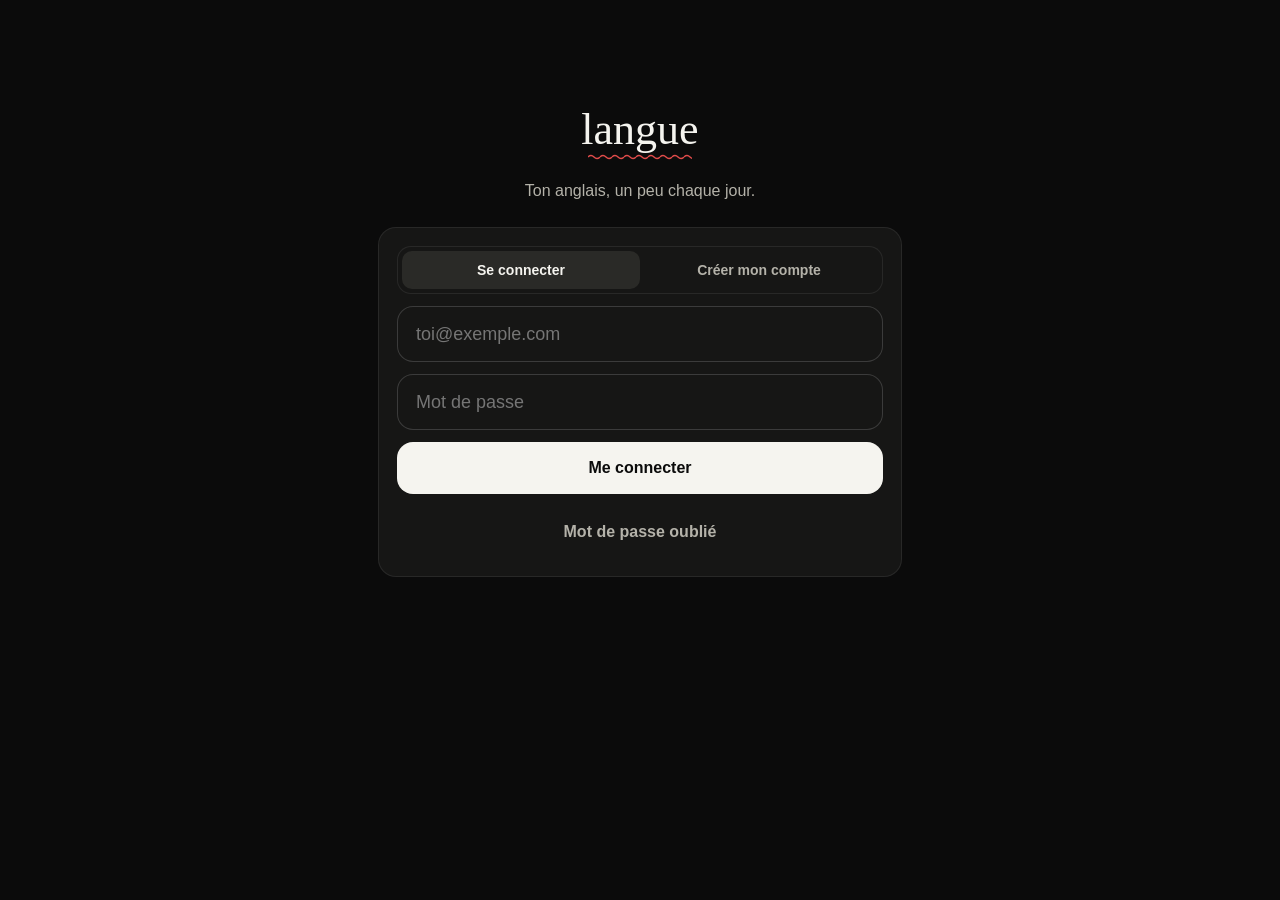
<file: Langue/index.html>
<!doctype html>
<html lang="fr">
<head>
  <meta charset="utf-8">
  <meta name="viewport" content="width=device-width, initial-scale=1, viewport-fit=cover, maximum-scale=1">
  <title>Langue</title>
  <meta name="description" content="Apprends l'anglais chaque jour : texte, mots et questions.">
  <meta name="theme-color" content="#0b0b0b">
  <meta name="apple-mobile-web-app-capable" content="yes">
  <meta name="mobile-web-app-capable" content="yes">
  <meta name="apple-mobile-web-app-status-bar-style" content="black-translucent">
  <meta name="apple-mobile-web-app-title" content="Langue">
  <link rel="apple-touch-icon" href="icons/apple-touch-icon.png">
  <link rel="icon" type="image/svg+xml" href="icons/logo-round.svg">
  <link rel="manifest" href="manifest.webmanifest">
  <link rel="stylesheet" href="styles.css">
</head>
<body>
  <div id="splash" aria-hidden="true">
    <div class="splash-word">langue</div>
    <svg class="splash-wave" viewBox="0 0 80 12"><path d="M4 6 q5 -6 10 0 t10 0 t10 0 t10 0 t10 0 t10 0 t10 0" fill="none" stroke="#E24B4A" stroke-width="3" stroke-linecap="round"/></svg>
  </div>
  <main id="app"></main>
  <nav id="tabbar" hidden></nav>
  <div id="toast" role="status" aria-live="polite"></div>
  <script src="config.js"></script>
  <script type="module" src="js/app.js"></script>
</body>
</html>
</file>
<file: Langue/styles.css>
:root {
  --bg: #0b0b0b;
  --surface: #161615;
  --surface-2: #1f1f1d;
  --surface-3: #2a2a27;
  --line: rgba(255,255,255,0.08);
  --line-strong: rgba(255,255,255,0.16);
  --text: #f5f4ef;
  --text-2: #b4b2a9;
  --text-3: #7d7b74;
  --red: #E24B4A;
  --red-bg: rgba(226,75,74,0.14);
  --green: #5DCAA5;
  --green-bg: rgba(93,202,165,0.13);
  --amber: #EF9F27;
  --amber-bg: rgba(239,159,39,0.13);
  --blue: #85B7EB;
  --blue-bg: rgba(133,183,235,0.13);
  --serif: Georgia, "Times New Roman", serif;
  --sans: -apple-system, BlinkMacSystemFont, "SF Pro Text", "Helvetica Neue", Arial, sans-serif;
  --radius: 18px;
  --safe-top: env(safe-area-inset-top, 0px);
  --safe-bottom: env(safe-area-inset-bottom, 0px);
  color-scheme: dark;
}

* { box-sizing: border-box; -webkit-tap-highlight-color: transparent; }
html, body { margin: 0; background: var(--bg); color: var(--text); font-family: var(--sans); }
body { min-height: 100dvh; overscroll-behavior-y: none; -webkit-font-smoothing: antialiased; }
button, input, textarea { font: inherit; color: inherit; }
button { cursor: pointer; border: 0; background: none; padding: 0; }
h1, h2, h3 { margin: 0; font-weight: 600; }
p { margin: 0; }

#app { max-width: 560px; margin: 0 auto; padding: calc(var(--safe-top) + 14px) 18px calc(var(--safe-bottom) + 96px); }
#app.no-tabbar { padding-bottom: calc(var(--safe-bottom) + 28px); }

/* Splash */
#splash { position: fixed; inset: 0; background: var(--bg); display: flex; flex-direction: column; align-items: center; justify-content: center; gap: 6px; z-index: 50; transition: opacity .45s ease; }
#splash.hide { opacity: 0; pointer-events: none; }
.splash-word { font-family: var(--serif); font-size: 46px; letter-spacing: .5px; }
.splash-wave { width: 120px; height: 18px; }
.splash-wave path { stroke-dasharray: 120; stroke-dashoffset: 120; animation: draw 1s .2s ease forwards; }
@keyframes draw { to { stroke-dashoffset: 0; } }

/* Header */
.topbar { display: flex; align-items: center; justify-content: space-between; min-height: 44px; margin-bottom: 18px; gap: 12px; }
.topbar h1 { font-size: 28px; letter-spacing: -.4px; }
.brand { font-family: var(--serif); font-size: 30px; font-weight: 400; position: relative; }
.brand::after { content: ""; position: absolute; left: 6%; right: 6%; bottom: -6px; height: 6px; background: url("data:image/svg+xml,%3Csvg xmlns='http://www.w3.org/2000/svg' viewBox='0 0 16 6'%3E%3Cpath d='M0 3 q4 -4 8 0 t8 0' fill='none' stroke='%23E24B4A' stroke-width='1.8'/%3E%3C/svg%3E") repeat-x; background-size: 12px 6px; }
.back { width: 40px; height: 40px; border-radius: 50%; background: var(--surface); display: grid; place-items: center; flex-shrink: 0; }
.back svg { width: 20px; height: 20px; }
.page-title { flex: 1; font-size: 20px; }
.icon-btn { height: 40px; padding: 0 14px; border-radius: 20px; background: var(--surface); color: var(--text-2); font-size: 14px; display: inline-flex; align-items: center; gap: 6px; }
.icon-btn svg { width: 16px; height: 16px; }

.greeting { color: var(--text-2); font-size: 15px; margin-bottom: 4px; }
.date-line { font-size: 26px; font-weight: 600; letter-spacing: -.4px; margin-bottom: 22px; }

/* Cards */
.card { background: var(--surface); border-radius: var(--radius); padding: 18px; border: 1px solid var(--line); }
.stack { display: flex; flex-direction: column; gap: 12px; }
.section-label { font-size: 13px; color: var(--text-3); text-transform: uppercase; letter-spacing: .8px; margin: 26px 2px 10px; }

.exo { display: flex; align-items: center; gap: 14px; padding: 16px; background: var(--surface); border: 1px solid var(--line); border-radius: var(--radius); text-align: left; width: 100%; transition: transform .15s ease, background .15s; }
.exo:active { transform: scale(.98); background: var(--surface-2); }
.exo-icon { width: 46px; height: 46px; border-radius: 14px; display: grid; place-items: center; flex-shrink: 0; }
.exo-icon svg { width: 24px; height: 24px; }
.exo-body { flex: 1; min-width: 0; }
.exo-title { font-size: 17px; font-weight: 600; }
.exo-sub { font-size: 13.5px; color: var(--text-2); margin-top: 2px; }
.badge { font-size: 12px; font-weight: 600; padding: 5px 10px; border-radius: 20px; white-space: nowrap; }
.badge.todo { background: var(--surface-3); color: var(--text-2); }
.badge.done { background: var(--green-bg); color: var(--green); }
.badge.part { background: var(--amber-bg); color: var(--amber); }

.metrics { display: grid; grid-template-columns: repeat(3, minmax(0,1fr)); gap: 10px; }
.metric { background: var(--surface); border: 1px solid var(--line); border-radius: 16px; padding: 14px 12px; }
.metric-val { font-size: 24px; font-weight: 700; letter-spacing: -.5px; }
.metric-lbl { font-size: 12px; color: var(--text-3); margin-top: 2px; }
.metrics.two { grid-template-columns: repeat(2, minmax(0,1fr)); }

.progress-ring { display: flex; align-items: center; gap: 14px; }
.progress-bar { height: 6px; background: var(--surface-3); border-radius: 6px; overflow: hidden; flex: 1; }
.progress-bar > i { display: block; height: 100%; background: var(--green); border-radius: 6px; transition: width .4s ease; }

/* Buttons */
.btn { display: inline-flex; align-items: center; justify-content: center; gap: 8px; height: 52px; padding: 0 22px; border-radius: 16px; font-size: 16px; font-weight: 600; background: var(--text); color: #0b0b0b; width: 100%; transition: transform .12s, opacity .2s; }
.btn:active { transform: scale(.98); }
.btn[disabled] { opacity: .45; }
.btn.secondary { background: var(--surface-2); color: var(--text); border: 1px solid var(--line-strong); }
.btn.ghost { background: transparent; color: var(--text-2); }
.btn.small { height: 40px; font-size: 14px; border-radius: 12px; width: auto; padding: 0 16px; }
.btn svg { width: 18px; height: 18px; }
.row { display: flex; gap: 10px; }
.row > * { flex: 1; }

/* Editor with red underlines */
.editor { position: relative; background: var(--surface); border: 1px solid var(--line); border-radius: var(--radius); }
.editor:focus-within { border-color: var(--line-strong); }
.editor-backdrop, .editor textarea { font-family: var(--sans); font-size: 17px; line-height: 1.6; padding: 16px; margin: 0; border: 0; white-space: pre-wrap; word-wrap: break-word; overflow-wrap: break-word; letter-spacing: normal; }
.editor-backdrop { position: absolute; inset: 0; color: transparent; pointer-events: none; overflow: hidden; }
.editor-backdrop mark { color: transparent; background: none; text-decoration: underline wavy var(--red); text-decoration-thickness: 1.5px; text-underline-offset: 4px; text-decoration-skip-ink: none; }
.editor-backdrop mark.active { background: var(--red-bg); border-radius: 4px; }
.editor textarea { position: relative; display: block; width: 100%; min-height: 220px; background: transparent; resize: none; outline: none; color: var(--text); caret-color: var(--red); }
.editor textarea::placeholder { color: var(--text-3); }
.editor.compact textarea { min-height: 110px; }
.editor-foot { display: flex; align-items: center; justify-content: space-between; padding: 8px 10px 10px 16px; border-top: 1px solid var(--line); gap: 8px; }
.wordcount { font-size: 13px; color: var(--text-3); }
.mic { height: 38px; padding: 0 14px; border-radius: 19px; background: var(--surface-2); display: inline-flex; align-items: center; gap: 6px; font-size: 14px; color: var(--text-2); }
.mic svg { width: 17px; height: 17px; }
.mic.on { background: var(--red); color: #fff; animation: pulse 1.4s infinite; }
@keyframes pulse { 0%,100% { box-shadow: 0 0 0 0 rgba(226,75,74,.5); } 50% { box-shadow: 0 0 0 8px rgba(226,75,74,0); } }

.suggest { display: flex; align-items: center; gap: 8px; flex-wrap: wrap; padding: 10px 12px; margin-top: 8px; background: var(--surface-2); border-radius: 14px; border: 1px solid var(--line); animation: rise .18s ease; }
.suggest[hidden] { display: none; }
.suggest .bad { color: var(--red); text-decoration: line-through; font-size: 15px; }
.suggest .arrow { color: var(--text-3); }
.chip { height: 34px; padding: 0 14px; border-radius: 17px; background: var(--text); color: #0b0b0b; font-weight: 600; font-size: 15px; }
.chip.alt { background: var(--surface-3); color: var(--text); }
.chip.ignore { background: transparent; color: var(--text-3); font-weight: 500; }
@keyframes rise { from { opacity: 0; transform: translateY(4px); } to { opacity: 1; transform: none; } }

.hint { font-size: 13.5px; color: var(--text-3); line-height: 1.5; }
.hint.center { text-align: center; }
.spell-status { font-size: 12px; color: var(--text-3); }

/* Feedback */
.fb-score { display: flex; align-items: center; gap: 14px; }
.score-circle { width: 64px; height: 64px; border-radius: 50%; display: flex; align-items: baseline; justify-content: center; padding-top: 19px; font-size: 22px; font-weight: 700; flex-shrink: 0; }
.fb-summary { font-size: 15px; color: var(--text-2); line-height: 1.5; }
.fb-block { margin-top: 18px; }
.fb-title { font-size: 14px; font-weight: 700; display: flex; align-items: center; gap: 8px; margin-bottom: 10px; }
.fb-title .dot { width: 8px; height: 8px; border-radius: 50%; }
.fb-item { background: var(--surface-2); border-radius: 14px; padding: 12px 14px; margin-bottom: 8px; }
.fb-change { font-size: 15.5px; line-height: 1.5; }
.fb-change del { color: var(--red); text-decoration-color: var(--red); }
.fb-change ins { color: var(--green); text-decoration: none; font-weight: 600; }
.fb-change.amber ins { color: var(--amber); }
.fb-expl { font-size: 13.5px; color: var(--text-2); margin-top: 5px; line-height: 1.5; }
.fb-pos { font-size: 14.5px; color: var(--text); line-height: 1.5; padding-left: 4px; }
.corrected { font-family: var(--serif); font-size: 16.5px; line-height: 1.7; color: var(--text); }
.my-text { font-size: 15px; line-height: 1.6; color: var(--text-2); white-space: pre-wrap; }
details.fold summary { list-style: none; cursor: pointer; font-size: 14px; color: var(--text-2); display: flex; justify-content: space-between; }
details.fold summary::-webkit-details-marker { display: none; }

/* Flashcards */
.flip-wrap { perspective: 1200px; }
.flip { position: relative; width: 100%; height: 300px; transform-style: preserve-3d; transition: transform .6s cubic-bezier(.3,.7,.2,1); cursor: pointer; }
.flip.flipped { transform: rotateY(180deg); }
.face { position: absolute; inset: 0; backface-visibility: hidden; -webkit-backface-visibility: hidden; border-radius: 24px; padding: 24px; display: flex; flex-direction: column; align-items: center; justify-content: center; text-align: center; border: 1px solid var(--line); }
.face.f-front { background: var(--surface); }
.face.f-back { background: #f5f4ef; color: #141413; transform: rotateY(180deg); }
.face .tag { position: absolute; top: 18px; left: 20px; font-size: 12px; letter-spacing: .8px; text-transform: uppercase; color: var(--text-3); }
.face.f-back .tag { color: #888780; }
.face .word { font-family: var(--serif); font-size: 40px; line-height: 1.15; }
.face .pos { font-size: 13px; color: var(--text-3); margin-top: 8px; font-style: italic; }
.face.f-back .pos { color: #888780; }
.face .ex { font-size: 15px; margin-top: 18px; line-height: 1.5; font-style: italic; color: #444441; }
.face .ex-fr { font-size: 13px; margin-top: 6px; color: #888780; }
.face .tap { position: absolute; bottom: 16px; font-size: 13px; color: var(--text-3); }
.dots { display: flex; justify-content: center; gap: 6px; margin: 14px 0; }
.dots i { width: 7px; height: 7px; border-radius: 50%; background: var(--surface-3); transition: background .2s, width .2s; }
.dots i.on { background: var(--text); width: 20px; border-radius: 4px; }
.speak { width: 40px; height: 40px; border-radius: 50%; background: rgba(0,0,0,.06); display: grid; place-items: center; position: absolute; top: 12px; right: 12px; }
.speak svg { width: 19px; height: 19px; }
.face.f-front .speak { background: var(--surface-2); }

.quiz-word { font-family: var(--serif); font-size: 34px; text-align: center; margin: 10px 0 4px; }
.quiz-label { text-align: center; color: var(--text-3); font-size: 13px; text-transform: uppercase; letter-spacing: .8px; }
.input { width: 100%; height: 56px; border-radius: 16px; background: var(--surface); border: 1px solid var(--line-strong); padding: 0 18px; font-size: 18px; outline: none; }
.input:focus { border-color: var(--text-2); }
.result { border-radius: 16px; padding: 14px 16px; font-size: 15px; line-height: 1.5; animation: rise .2s ease; }
.result.ok { background: var(--green-bg); color: var(--green); }
.result.ko { background: var(--red-bg); color: #F09595; }
.result b { color: var(--text); }

/* Questions */
.q-num { font-size: 13px; color: var(--text-3); font-weight: 600; margin-bottom: 6px; }
.q-text { font-family: var(--serif); font-size: 20px; line-height: 1.4; margin-bottom: 12px; }
.q-type { display: inline-block; font-size: 11.5px; padding: 3px 9px; border-radius: 10px; background: var(--surface-3); color: var(--text-2); margin-bottom: 8px; }

/* Library */
.search { width: 100%; height: 46px; border-radius: 14px; background: var(--surface); border: 1px solid var(--line); padding: 0 16px; font-size: 16px; outline: none; }
.seg { display: flex; background: var(--surface); border-radius: 14px; padding: 4px; border: 1px solid var(--line); }
.seg button { flex: 1; height: 38px; border-radius: 10px; font-size: 14px; color: var(--text-2); font-weight: 600; }
.seg button.on { background: var(--surface-3); color: var(--text); }
.word-row { display: grid; grid-template-columns: minmax(0,1fr) minmax(0,1fr); align-items: baseline; gap: 14px; padding: 14px 4px; border-bottom: 1px solid var(--line); }
.word-row:last-child { border-bottom: 0; }
.word-en { font-family: var(--serif); font-size: 18px; }
.word-fr { color: var(--text-2); font-size: 14.5px; text-align: right; }
.word-date { font-size: 11.5px; color: var(--text-3); }
.empty { text-align: center; padding: 40px 20px; color: var(--text-3); font-size: 15px; line-height: 1.6; }

/* Chart */
.chart { width: 100%; height: 150px; }
.chart-legend { font-size: 12px; color: var(--text-3); margin-top: 6px; }

/* Settings */
.setting { display: flex; align-items: center; justify-content: space-between; gap: 12px; padding: 14px 0; border-bottom: 1px solid var(--line); }
.setting:last-child { border-bottom: 0; }
.setting-lbl { font-size: 15.5px; }
.setting-sub { font-size: 13px; color: var(--text-3); margin-top: 2px; }
.switch { width: 50px; height: 30px; border-radius: 15px; background: var(--surface-3); position: relative; flex-shrink: 0; transition: background .2s; }
.switch::after { content: ""; position: absolute; top: 3px; left: 3px; width: 24px; height: 24px; border-radius: 50%; background: #fff; transition: transform .2s; }
.switch.on { background: var(--green); }
.switch.on::after { transform: translateX(20px); }
select.input { appearance: none; -webkit-appearance: none; height: 44px; font-size: 15px; width: auto; padding: 0 14px; }

.demo-banner { background: var(--amber-bg); color: var(--amber); border-radius: 14px; padding: 10px 14px; font-size: 13px; line-height: 1.45; margin-bottom: 16px; }

/* Tab bar */
#tabbar { position: fixed; left: 0; right: 0; bottom: 0; background: rgba(11,11,11,.86); backdrop-filter: blur(20px) saturate(1.4); -webkit-backdrop-filter: blur(20px) saturate(1.4); border-top: 1px solid var(--line); padding: 8px 10px calc(var(--safe-bottom) + 6px); display: flex; justify-content: space-around; z-index: 20; }
#tabbar[hidden] { display: none; }
.tab { flex: 1; max-width: 110px; display: flex; flex-direction: column; align-items: center; gap: 3px; font-size: 11px; color: var(--text-3); padding: 4px 0; }
.tab svg { width: 24px; height: 24px; }
.tab.on { color: var(--text); }

/* Loading */
.loading { display: flex; flex-direction: column; align-items: center; gap: 14px; padding: 46px 20px; color: var(--text-2); font-size: 15px; text-align: center; }
.wave-loader { width: 70px; height: 14px; }
.wave-loader path { stroke-dasharray: 18 6; animation: flow 1s linear infinite; }
@keyframes flow { to { stroke-dashoffset: -24; } }

#toast { position: fixed; left: 50%; bottom: calc(var(--safe-bottom) + 90px); transform: translate(-50%, 20px); background: var(--surface-3); color: var(--text); padding: 12px 18px; border-radius: 14px; font-size: 14.5px; opacity: 0; transition: all .25s ease; pointer-events: none; z-index: 60; max-width: calc(100% - 40px); text-align: center; border: 1px solid var(--line-strong); }
#toast.show { opacity: 1; transform: translate(-50%, 0); }

.fade-in { animation: rise .25s ease; }
.mt8 { margin-top: 8px; } .mt12 { margin-top: 12px; } .mt16 { margin-top: 16px; } .mt24 { margin-top: 24px; }
.muted { color: var(--text-2); }
.center { text-align: center; }
.sr-only { position: absolute; width: 1px; height: 1px; overflow: hidden; clip: rect(0 0 0 0); }

@media (prefers-reduced-motion: reduce) {
  *, *::before, *::after { animation-duration: .01ms !important; transition-duration: .01ms !important; }
}
</file>
